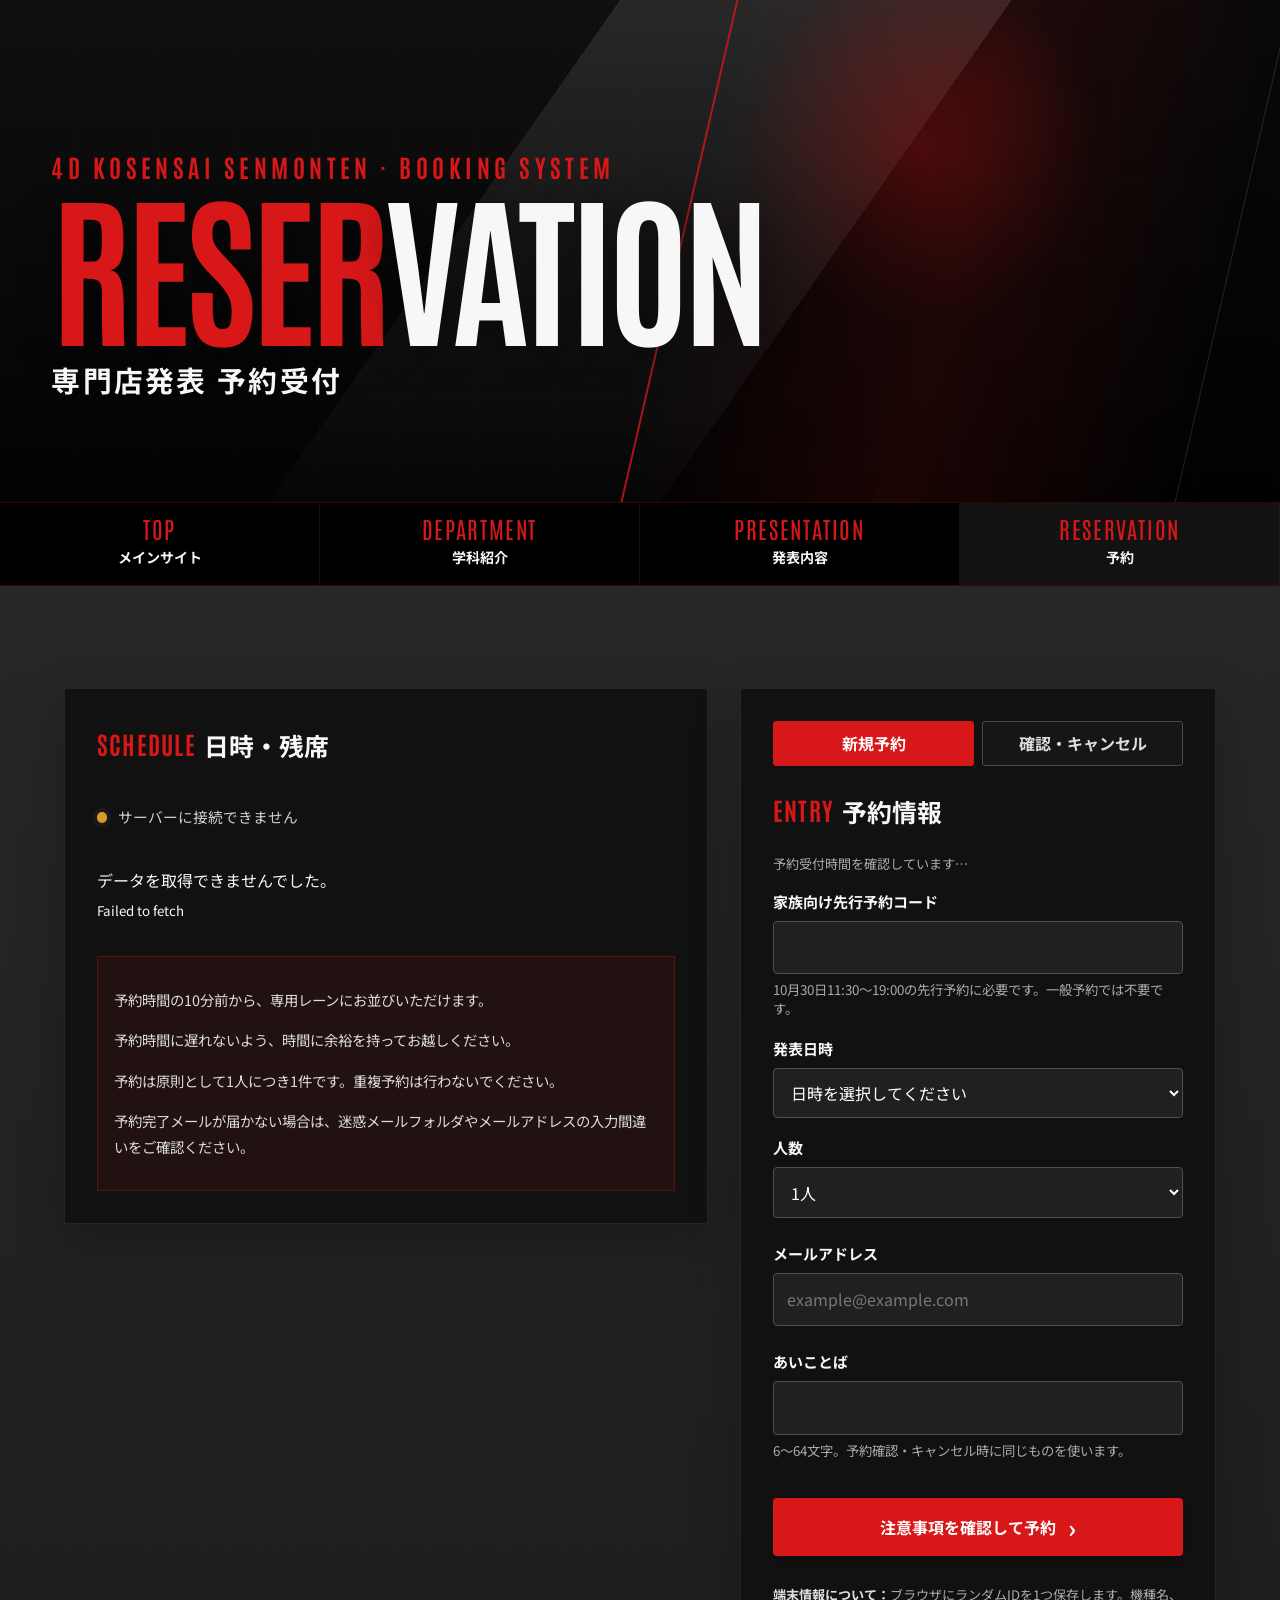
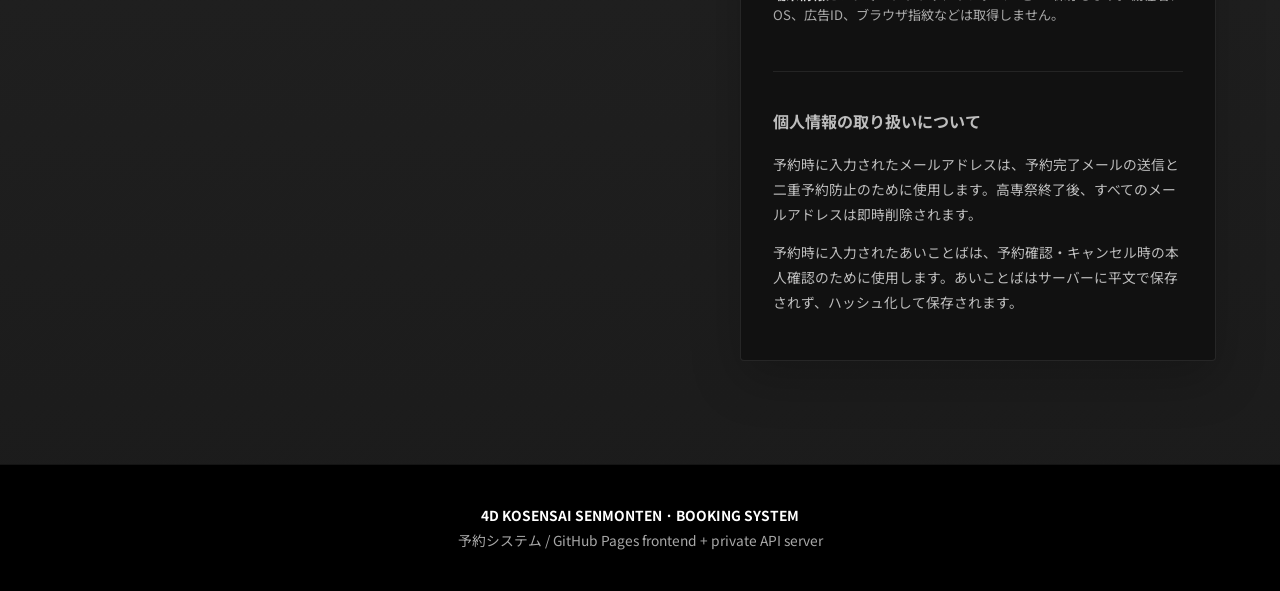
<file: index.html>
<!doctype html>
<html lang="ja">
  <head>
    <meta charset="utf-8" />
    <meta name="viewport" content="width=device-width,initial-scale=1" />
    <meta name="description" content="2026高専祭4D専門展 予約" />
    <title>RESERVATION | 4D KOSENSAI SENMONTEN</title>
    <link rel="stylesheet" href="./assets/css/site.css" />
    <link rel="stylesheet" href="./assets/css/booking.css" />
  </head>
  <body>
    <a class="skip-link" href="#main">本文へ移動</a>

    <header class="hero booking-hero">
      <div class="hero__inner">
        <div class="hero__eyebrow">4D KOSENSAI SENMONTEN · BOOKING SYSTEM</div>
        <h1><span>RESER</span>VATION</h1>
        <p class="hero__jp">専門店発表 予約受付</p>
        <p class="hero__note">
        </p>
      </div>
    </header>

    <nav class="site-nav" aria-label="予約サイトナビゲーション">
      <div class="site-nav__inner">
        <a
          class="nav-link"
          data-main-link=""
          href="https://gifukosen-4d-kosensai.github.io/gifukosen-4d-kosensai/"
          ><span class="en">TOP</span><span class="ja">メインサイト</span></a
        >
        <a
          class="nav-link"
          data-main-link="department.html"
          href="https://gifukosen-4d-kosensai.github.io/gifukosen-4d-kosensai/department.html"
          ><span class="en">DEPARTMENT</span><span class="ja">学科紹介</span></a
        >
        <a
          class="nav-link"
          data-main-link="presentations.html"
          href="https://gifukosen-4d-kosensai.github.io/gifukosen-4d-kosensai/presentations.html"
          ><span class="en">PRESENTATION</span><span class="ja">発表内容</span></a
        >
        <a class="nav-link" href="./index.html" aria-current="page"
          ><span class="en">RESERVATION</span><span class="ja">予約</span></a
        >
      </div>
    </nav>

    <main id="main" class="page-shell">
      <section class="section">
        <div class="inner booking-layout">
          <section class="panel" aria-labelledby="slots-title">
            <h2 id="slots-title"><span class="en">SCHEDULE</span>日時・残席</h2>
            <div id="dateTabs" class="date-tabs" role="tablist" aria-label="発表日"></div>
            <div class="status-bar">
              <span id="apiStatusDot" class="status-dot"></span
              ><span id="apiStatusText">4D Kosensai DBへ接続しています…</span>
            </div>
            <div id="slots" class="slots" role="tabpanel" aria-live="polite"><p>読込中…</p></div>
            <div class="notice">
              <p>
                予約時間の10分前から、専用レーンにお並びいただけます。
              </p>
              <p>
                予約時間に遅れないよう、時間に余裕を持ってお越しください。
              </p>
              <p>
                予約は原則として1人につき1件です。重複予約は行わないでください。
              </p>
              <p>
                予約完了メールが届かない場合は、迷惑メールフォルダやメールアドレスの入力間違いをご確認ください。
              </p>
            </div>
          </section>

          <section class="panel" aria-labelledby="form-title">
            <div class="tabs" role="tablist" aria-label="予約操作">
              <button id="tabBook" class="tab active" type="button" role="tab" aria-selected="true">
                新規予約
              </button>
              <button id="tabManage" class="tab" type="button" role="tab" aria-selected="false">
                確認・キャンセル
              </button>
            </div>

            <div id="bookPanel" class="tab-panel">
              <h2 id="form-title"><span class="en">ENTRY</span>予約情報</h2>
              <p id="bookingWindow" class="form-note" role="status">予約受付時間を確認しています…</p>
              <form id="bookingForm" class="form-grid" novalidate>
                <div class="field">
                  <label for="priorityCode">家族向け先行予約コード</label>
                  <input id="priorityCode" name="priorityCode" type="password" autocomplete="off" maxlength="128" />
                  <small id="priorityCodeHelp">10月30日11:30〜19:00の先行予約に必要です。一般予約では不要です。</small>
                </div>
                <div class="field">
                  <label for="slotId">発表日時</label
                  ><select id="slotId" name="slotId" required>
                    <option value="">日時を選択してください</option>
                  </select>
                </div>
                <div class="field">
                  <label for="partySize">人数</label
                  ><select id="partySize" name="partySize" required>
                    <option value="1">1人</option>
                    <option value="2">2人</option>
                    <option value="3">3人</option>
                    <option value="4">4人</option>
                    <option value="5">5人</option>
                    <option value="6">6人</option></select
                  ><small></small>
                </div>
                <div class="field">
                  <label for="email">メールアドレス</label
                  ><input
                    id="email"
                    name="email"
                    type="email"
                    autocomplete="email"
                    placeholder="example@example.com"
                    maxlength="254"
                    required
                  /><small></small>
                </div>
                <div class="field">
                  <label for="passphrase">あいことば</label
                  ><input
                    id="passphrase"
                    name="passphrase"
                    type="password"
                    autocomplete="new-password"
                    minlength="6"
                    maxlength="64"
                    required
                  /><small
                    >6〜64文字。予約確認・キャンセル時に同じものを使います。</small
                  >
                </div>
                <div id="turnstileContainer" class="field" hidden>
                  <label></label>
                  <div id="turnstileWidget"></div>
                </div>
                <div id="bookingError" class="form-error" role="alert"></div>
                <button class="btn" type="submit">注意事項を確認して予約</button>
                <p class="form-note">
                  <strong>端末情報について：</strong
                  >ブラウザにランダムIDを1つ保存します。機種名、OS、広告ID、ブラウザ指紋などは取得しません。
                </p>
              </form>
            </div>

            <div id="managePanel" class="tab-panel" hidden>
              <h2><span class="en">MANAGE</span>予約確認・キャンセル</h2>
              <form id="lookupForm" class="form-grid" novalidate>
                <div class="field">
                  <label for="lookupEmail">予約時のメールアドレス</label
                  ><input
                    id="lookupEmail"
                    type="email"
                    autocomplete="email"
                    maxlength="254"
                    required
                  />
                </div>
                <div class="field">
                  <label for="lookupPassphrase">予約時のあいことば</label
                  ><input
                    id="lookupPassphrase"
                    type="password"
                    autocomplete="current-password"
                    minlength="6"
                    maxlength="64"
                    required
                  />
                </div>
                <div id="lookupError" class="form-error" role="alert"></div>
                <button class="btn" type="submit">予約を確認</button>
              </form>
              <div id="reservationResult" class="reservation-result" aria-live="polite"></div>
            </div>

            <div class="privacy-box">
              <h3>個人情報の取り扱いについて</h3>
              <p>
                予約時に入力されたメールアドレスは、予約完了メールの送信と二重予約防止のために使用します。高専祭終了後、すべてのメールアドレスは即時削除されます。
              </p>
              <p>
                予約時に入力されたあいことばは、予約確認・キャンセル時の本人確認のために使用します。あいことばはサーバーに平文で保存されず、ハッシュ化して保存されます。
              </p>
            </div>
          </section>
        </div>
      </section>
    </main>

    <!-- 予約確定直前の注意事項ポップアップ。JS が選択内容を差し込みます。 -->
    <dialog id="termsDialog" class="dialog">
      <div class="dialog__header">
        <div class="en">CAUTION</div>
        <h2>予約前の注意事項</h2>
      </div>
      <div class="dialog__body">
        <ul>
          <li>予約は原則として1人につき1件です。重複予約は行わないでください。</li>
          <li>予約時間の10分前から、専用レーンに並ぶことができます。</li>
          <li>予約時間に間に合うよう、時間に余裕を持って会場へお越しください。</li>
          <li>人数変更が必要な場合は一度キャンセルし、残席を確認して取り直してください。</li>
          <li>入力したメールアドレスへ予約完了メールを送信します。</li>
          <li>学校行事の都合等で内容・時間が変更される場合があります。</li>
        </ul>
        <div id="termsSummary" class="summary-box"></div>
        <label class="check-row"
          ><input id="termsAgree" type="checkbox" /><span
            >上記の注意事項と、予約処理に必要なメールアドレス・端末用ランダムIDの利用に同意します。</span
          ></label
        >
      </div>
      <div class="dialog__actions">
        <button id="termsCancel" class="btn-plain" type="button">戻る</button
        ><button id="termsConfirm" class="btn-danger" type="button" disabled>
          同意して予約する
        </button>
      </div>
    </dialog>

    <dialog id="messageDialog" class="dialog">
      <div class="dialog__header">
        <div id="messageDialogEn" class="en">DONE</div>
        <h2 id="messageDialogTitle">予約完了</h2>
      </div>
      <div id="messageDialogBody" class="dialog__body"></div>
      <div class="dialog__actions">
        <button id="messageDialogClose" class="btn-danger" type="button">閉じる</button>
      </div>
    </dialog>

    <footer class="site-footer">
      <div class="inner">
        <strong>4D KOSENSAI SENMONTEN · BOOKING SYSTEM</strong><br />予約システム / GitHub Pages frontend
        + private API server
      </div>
    </footer>
    <script src="./config.js"></script>
    <script src="./assets/js/app.js?v=priority-20261030" type="module"></script>
  </body>
</html>
</file>
<file: assets/css/site.css>
/* 読込順がカスケード順です。共通ルールは両リポジトリで同期します。 */
@import url('./tokens.css');
@import url('./base.css');
@import url('./hero.css');
@import url('./navigation.css');
@import url('./layout.css');
@import url('./components.css');
@import url('./footer.css');
@import url('./responsive.css');
</file>
<file: assets/css/booking.css>
/* 予約専用CSSの読込入口。 */
@import url('./booking-layout.css');
@import url('./slots.css');
@import url('./forms.css');
@import url('./tabs.css');
@import url('./dialogs.css');
@import url('./booking-responsive.css');
</file>
